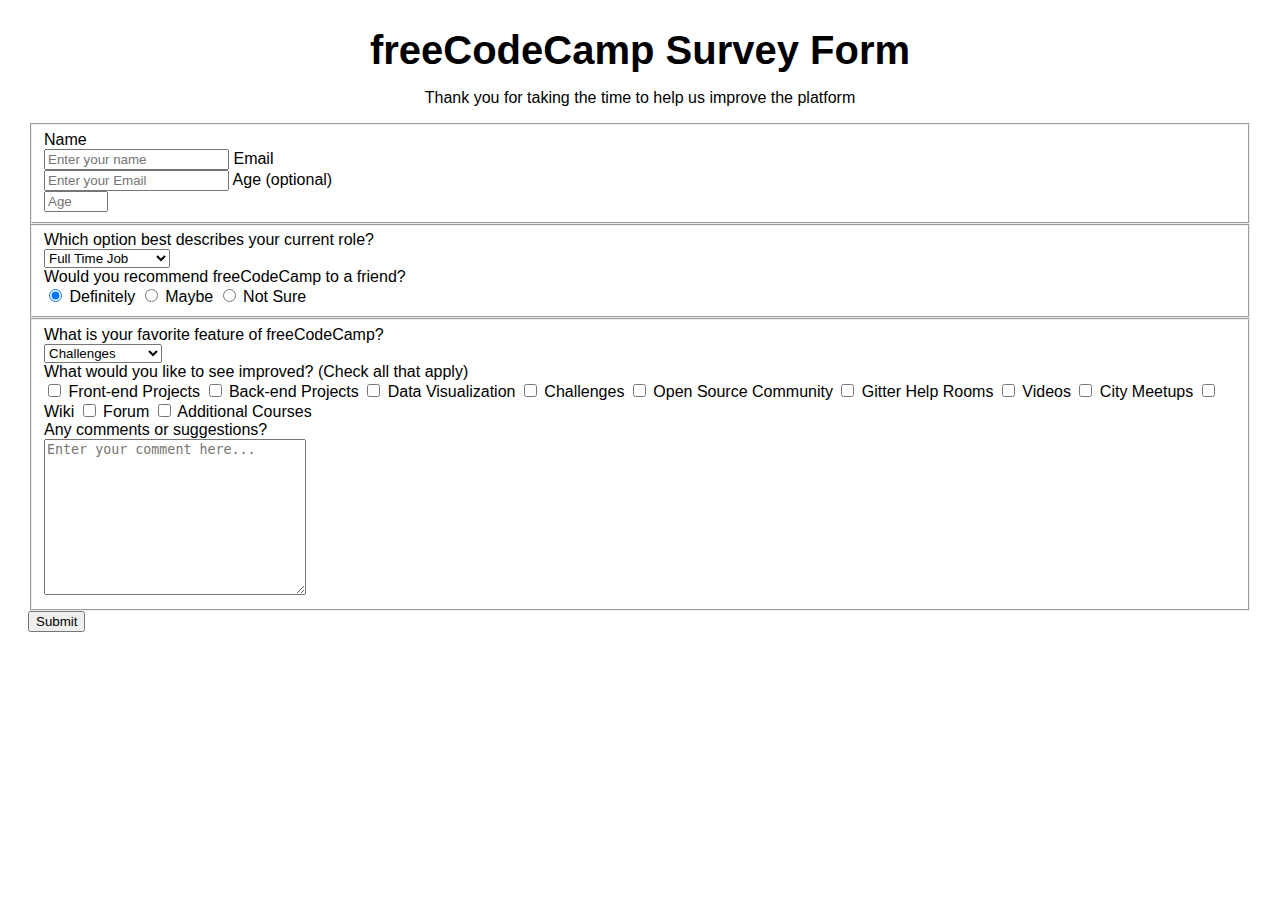
<file: index.html>
<!DOCTYPE html>
<html lang="pt-br">
<head>
    <meta charset="UTF-8">
    <meta http-equiv="X-UA-Compatible" content="IE=edge">
    <meta name="viewport" content="width=device-width, initial-scale=1.0">
    <title>FCC: Survey Form</title>
    <link href="https://cdn.jsdelivr.net/npm/bootstrap@5.1.3/dist/css/bootstrap.min.css" rel="stylesheet" integrity="sha384-1BmE4kWBq78iYhFldvKuhfTAU6auU8tT94WrHftjDbrCEXSU1oBoqyl2QvZ6jIW3" crossorigin="anonymous">
    <link rel="stylesheet" href="style.css">

</head>

<body>
<!-- -------------------------Cabeçalho------------------------------------------------>
    <header id="title">
        <h1>freeCodeCamp Survey Form</h1>
        <p id="italic">Thank you for taking the time to help us improve the platform</p>
    </header>
    
</body>

    <!-- ----------------------Formulário---------------------------------------------->

    <form action="">

        <fieldset id="dados-user">
            <label>
                <span>Name</span><br>
                <input class="input" type="text" placeholder="Enter your name" required>
            </label>
            <label>
                <span>Email</span><br>
                <input class="input" type="email" placeholder="Enter your Email" required>
            </label>
            <label>
                <span>Age (optional)</span><br>
                <input class="input-age" type="number" min="13" max="120" placeholder="Age">
            </label>
        </fieldset>    

        <fieldset id="role-recommend">
            <label>
                <span>Which option best describes your current role?</span>  <br>
                    <select class="input" name="current-role" id="current-role">
                        <option value="0" disabled> Select an option</option>
                        <option value="1" autofocus> Full Time Job</option>
                        <option value="2"> Student</option>
                        <option value="3"> Full Time Learner</option>
                        <option value="4"> Prefer not to say</option>
                        <option value="5"> Other</option>
                    </select>
            </label>

            <div id="recommend" class="input">
                <label>
                    <span>Would you recommend freeCodeCamp to a friend?</span>  <br>
                    <input type="radio" name="recommend" id="definitely" checked> Definitely
                </label>
                <label>
                    <input type="radio" name="recommend" id="maybe"> Maybe
                </label>
                <label>
                    <input type="radio" name="recommend" id="not-sure"> Not Sure
                </label>
            </div>
                
        </fieldset>

        <fieldset id="improve-feature">
            <label>
                <span>What is your favorite feature of freeCodeCamp?</span>  <br>
                    <select class="input" name="favorite-feature" id="">
                        <option value="0" disabled> Select an option</option>
                        <option value="1"> Challenges</option>
                        <option value="2"> Projects</option>
                        <option value="3"> Community</option>
                        <option value="4"> Open Source</option>
                    </select>
            </label>

            <div class="input">
                <span>What would you like to see improved? (Check all that apply)</span> 
                <div id="checkbox">
                    <label>
                        <input type="checkbox"> Front-end Projects
                    </label>
                    <label>
                        <input type="checkbox"> Back-end Projects
                    </label>
                    <label>
                        <input type="checkbox"> Data Visualization
                    </label>
                    <label>
                        <input type="checkbox"> Challenges
                    </label>
                    <label>
                        <input type="checkbox"> Open Source Community
                    </label>
                    <label>
                        <input type="checkbox"> Gitter Help Rooms
                    </label>
                    <label>
                        <input type="checkbox"> Videos
                    </label>
                    <label>
                        <input type="checkbox"> City Meetups
                    </label>
                    <label>
                        <input type="checkbox"> Wiki
                    </label>
                    <label>
                        <input type="checkbox"> Forum
                    </label>
                    <label>
                        <input type="checkbox"> Additional Courses
                    </label>
                </div>
            </div>
                
                

            <label class="input">
                <span>Any comments or suggestions?</span> <br>
                <textarea cols="30" rows="10" placeholder="Enter your comment here..."></textarea>
            </label>
        </fieldset>

        <input class="btn btn-primary" id="submit-button" type="submit" value="Submit">
            
    </form>

</html>
</file>
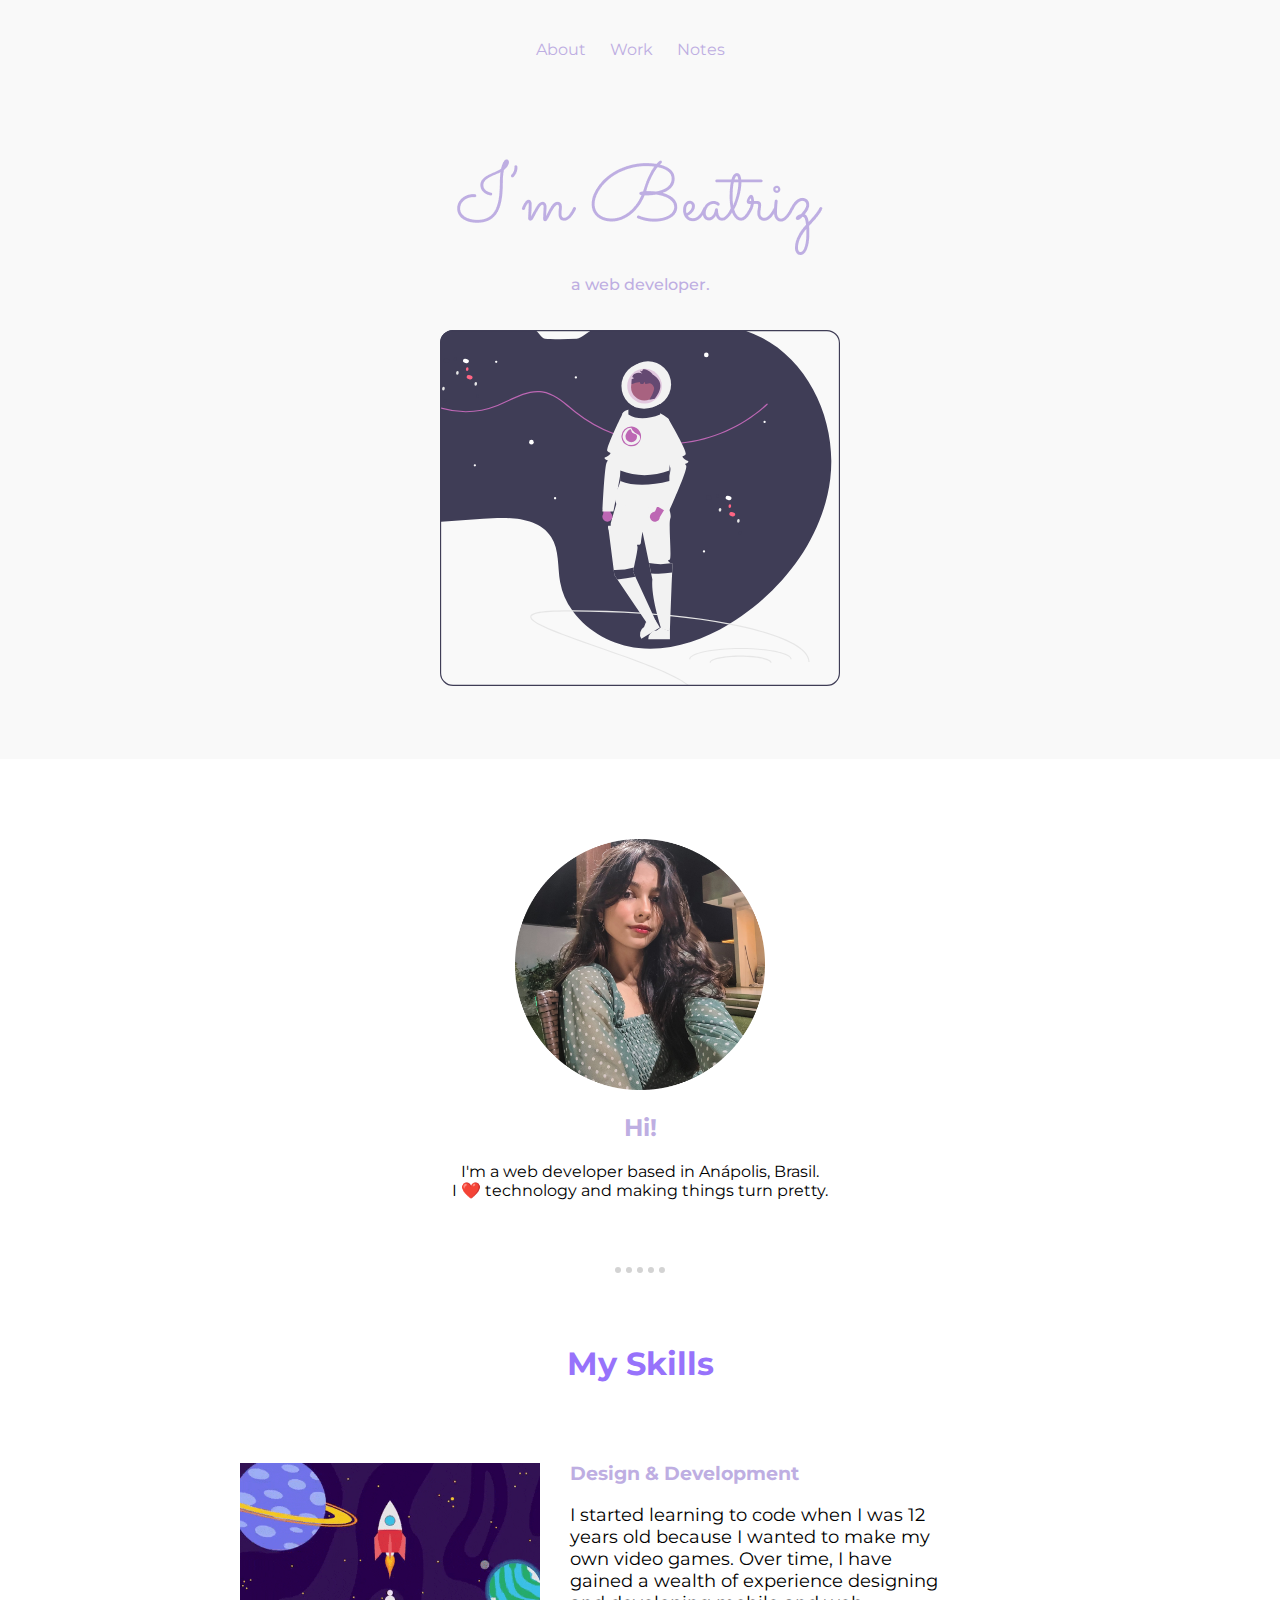
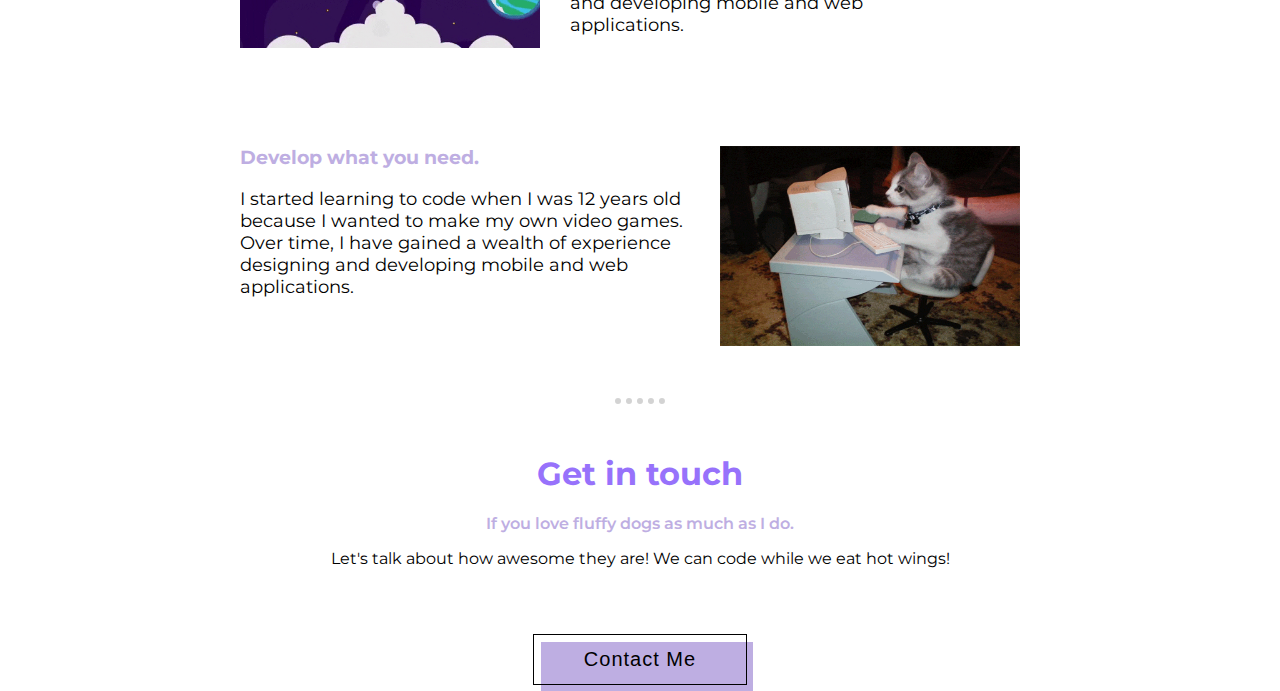
<file: Documents/Alura/My Website/index.html>
<!DOCTYPE html>
<html lang="pt-br">
<head>
    <meta charset="UTF-8">
    <meta http-equiv="X-UA-Compatible" content="IE=edge">
    <meta name="viewport" content="width=device-width, initial-scale=1.0">
    <link rel="stylesheet" href="css/style.css">
    <link rel="icon" type="imagem/png" href="/assets/icon.ico" />
    <title>Beatriz Fernandes</title>
</head>

<body>
    <header>
        <div id="menu-superior">
            <a href="about.html">About</a>
            <a href="work.html">Work</a>
            <a href="notes.html">Notes</a>
        </div>

        <div id="container-principal">
            <img src="assets/I’m Beatriz.png" alt="I'm Beatriz" class="img-nome">
            <p class="texto-profissão">a web developer.</p>
            <img src="assets/astronaut.svg" alt="img astronauta" class="img-astronaut">
        </div>
    </header>

    <section>
        <div id="about-me">
            <img src="assets/me.png" alt="foto de perfil" >
            <h2>Hi!</h2>
            <div class="text-about-me">
                <p>
                    I'm a web developer based in Anápolis, Brasil. <br>
                    I ❤️ technology and making things turn pretty.
                </p>
            </div>
        </div>
    </section> 

    <hr>

    <section>
        <div id="my-skills">
            <h1>My Skills</h1>
            <div class="skill-1">
                <img class="gif-planeta" src="assets/gif.gif" alt="">
                <div class="dev-des">
                    <h3>Design & Development</h3>
                    <p>I started learning to code when I was 12 years old because I wanted to make my own video games. Over time, I have gained a wealth of experience designing and developing mobile and web applications.</p>
                </div>
            </div>

            <div class="skill-2">
                <img class="gif-cat" src="assets/gif-cat.gif" alt="">
                <div class="develop">
                    <h3>Develop what you need.</h3>
                    <p>I started learning to code when I was 12 years old because I wanted to make my own video games. Over time, I have gained a wealth of experience designing and developing mobile and web applications.</p>
                </div>
            </div>
    </section>

    <hr class="divider"> 

    <section>
        <div class="get-in-touch">
            <h1>Get in touch</h1>
            <p class="paragrafo">If you love fluffy dogs as much as I do.</p>
            <p>Let's talk about how awesome they are! We can code while we eat hot wings!</p>
        </div>
        <button type="button" class="fill">Contact Me</button>
    </section>

</body>

</html>
</file>
<file: style.css>
body {
    background-image: url(https://cdn.freecodecamp.org/curriculum/css-cafe/beans.jpg);
    font-family: sans-serif;
    padding: 20px;
}

h1 {
    font-size: 40px;
    margin-top: 0;
    margin-bottom: 15px;
}

hr {
    height: 2px;
    background-color: brown;
    border-color: brown;
}

.bottom-line {
    margin-top: 25px;
}

h1,h2,p {
    text-align: center;
}

.italic {
    font-style: italic;
}

.menu {
    width: 80%;
    background-color: burlywood;
    margin-left: auto;
    margin-right: auto;
    padding: 20px;
    max-width: 500px;
}

.flavor, .dessert {
    text-align: left;
    width: 75%;
}

.price {
    text-align: right;
    width: 25%;
}

.item p {
    display: inline-block;
    margin-top: 5px;
    margin-bottom: 5px;
    font-size: 18px;
}

h1, h2 {
    font-family: Impact, Haettenschweiler, 'Arial Narrow Bold', sans-serif;
}

/* footer */ 

footer {
    font-size: 14px;
}

.address {
    margin-bottom: 5px;
}

a {
    color: black;
}

a:visited {
    color: black;
}

a:hover {
    color: brown;
}

a:active {
    color: brown;
}

img {
    display: block;
    margin-left: auto;
    margin-right: auto;
    margin-top: -25px;
  }
</file>
<file: Documents/Alura/My Website/css/style.css>
@import url('https://fonts.googleapis.com/css2?family=Montserrat:ital,wght@0,100;0,300;0,400;0,500;0,700;1,300&display=swap');

body {
    margin: 0;
    text-align: center;
    font-family:'Montserrat', sans-serif;;
    min-width: 50%;
}

.texto-profissão {
    color: #BEAEE2;
    font-weight: 500;
}

#container-principal {
    text-align: center;
    background-color: #F9F9F9;
    width: 100%;
    height: 700px;
}

.img-nome {
    margin-top: 100px;
}

.img-astronaut {
    width: 400px;
    margin-top: 20px;
}

#menu-superior {
    background-color: #F9F9F9;
    text-align: center;
    padding-top: 40px;
}

a {
    padding-right: 20px;
    text-decoration: none;
    color: #BEAEE2;
}

a:hover {
    color: black;
}

#about-me {
    text-align: center;
    width: 100%;
    height: 500px;
}

#about-me img {
    width: 250px;
    margin-top: 80px;
}

#about-me h2 {
    color: #BEAEE2;
}

.text-about-me {
    margin: auto;
    width: 400px;
}

hr {
    color: lightgray;
    border-style: dotted none none ;
    border-width: 6px;
    width: 50px;
}

#what-i-can-do {
    text-align: center;
}

#what-i-can-do h1 {
    font-size: 2.5em;
    font-weight: 400;
}

#what-i-can-do h2 {
    font-size: 1.5em;
    font-weight: 400;
}

#what-i-can-do p {
    margin: auto;
    width: 400px;
    text-align: justify;
}

#what-i-can-do img {
    width: 120px;
}

.gif-planeta {
    width: 300px;
    float: left;
    margin-top: 40px;
    margin-right: 30px;
}

.gif-cat {
    width: 300px;
    height: 200px;
    float: right;
    margin-top: 0px;
    margin-right: 20px;
}

#my-skills {
    width: 800px;
    margin: auto;

}

#my-skills h1{
    color: #9772FB;
    padding-top: 50px;
}

#my-skills p {
    width: 700px;
    font-size: 18px;
}

h3 {
    color: #BEAEE2;
    text-align: left;
}

.dev-des {
    padding-top: 20px;
    text-align: left;
}

.skill-1 {
    margin-top: 40px;
}

.skill-2 {
    margin-top: 110px;
}

.develop {
    text-align: left;
}

.divider {
    text-align: center;
    margin-top: 100px;
}

.fill {
    font-size: 20px;
    font-weight: 200;
    letter-spacing: 1px;
    padding: 13px 50px 13px;
    outline: 0;
    border: 1px solid black;
    cursor: pointer;
    position: relative;
    background-color: rgba(0, 0, 0, 0);
    margin-top: 50px;
  }
  
  .fill::after {
    content: "";
    background-color: #BEAEE2;
    width: 100%;
    z-index: -1;
    position: absolute;
    height: 100%;
    top: 7px;
    left: 7px;
    transition: 0.2s;
  }
  
  .fill:hover::after {
    top: 0px;
    left: 0px;
  }

  .get-in-touch {
    margin-top: 50px;
  }

  .get-in-touch h1 {
      color: #9772FB;
  }

  .paragrafo {
      font-weight: 600;
      color: #BEAEE2;
  }
</file>
